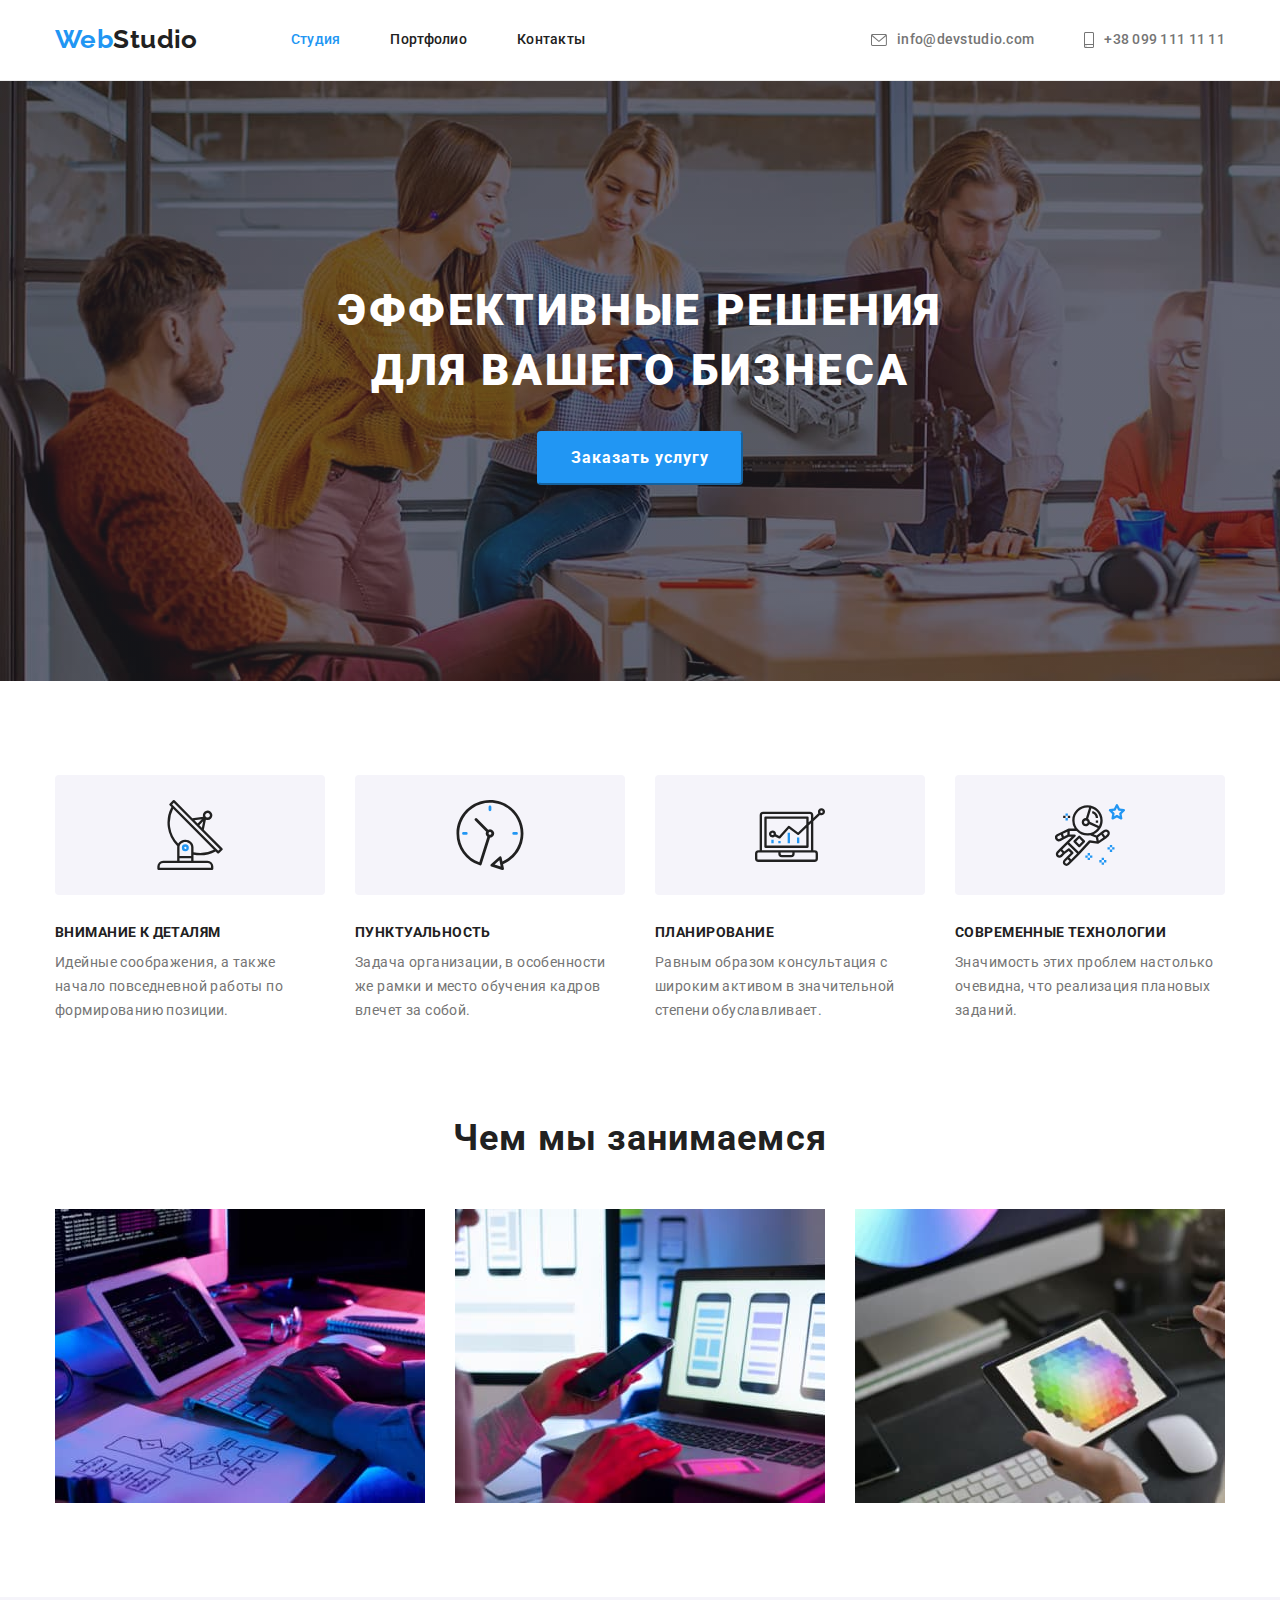
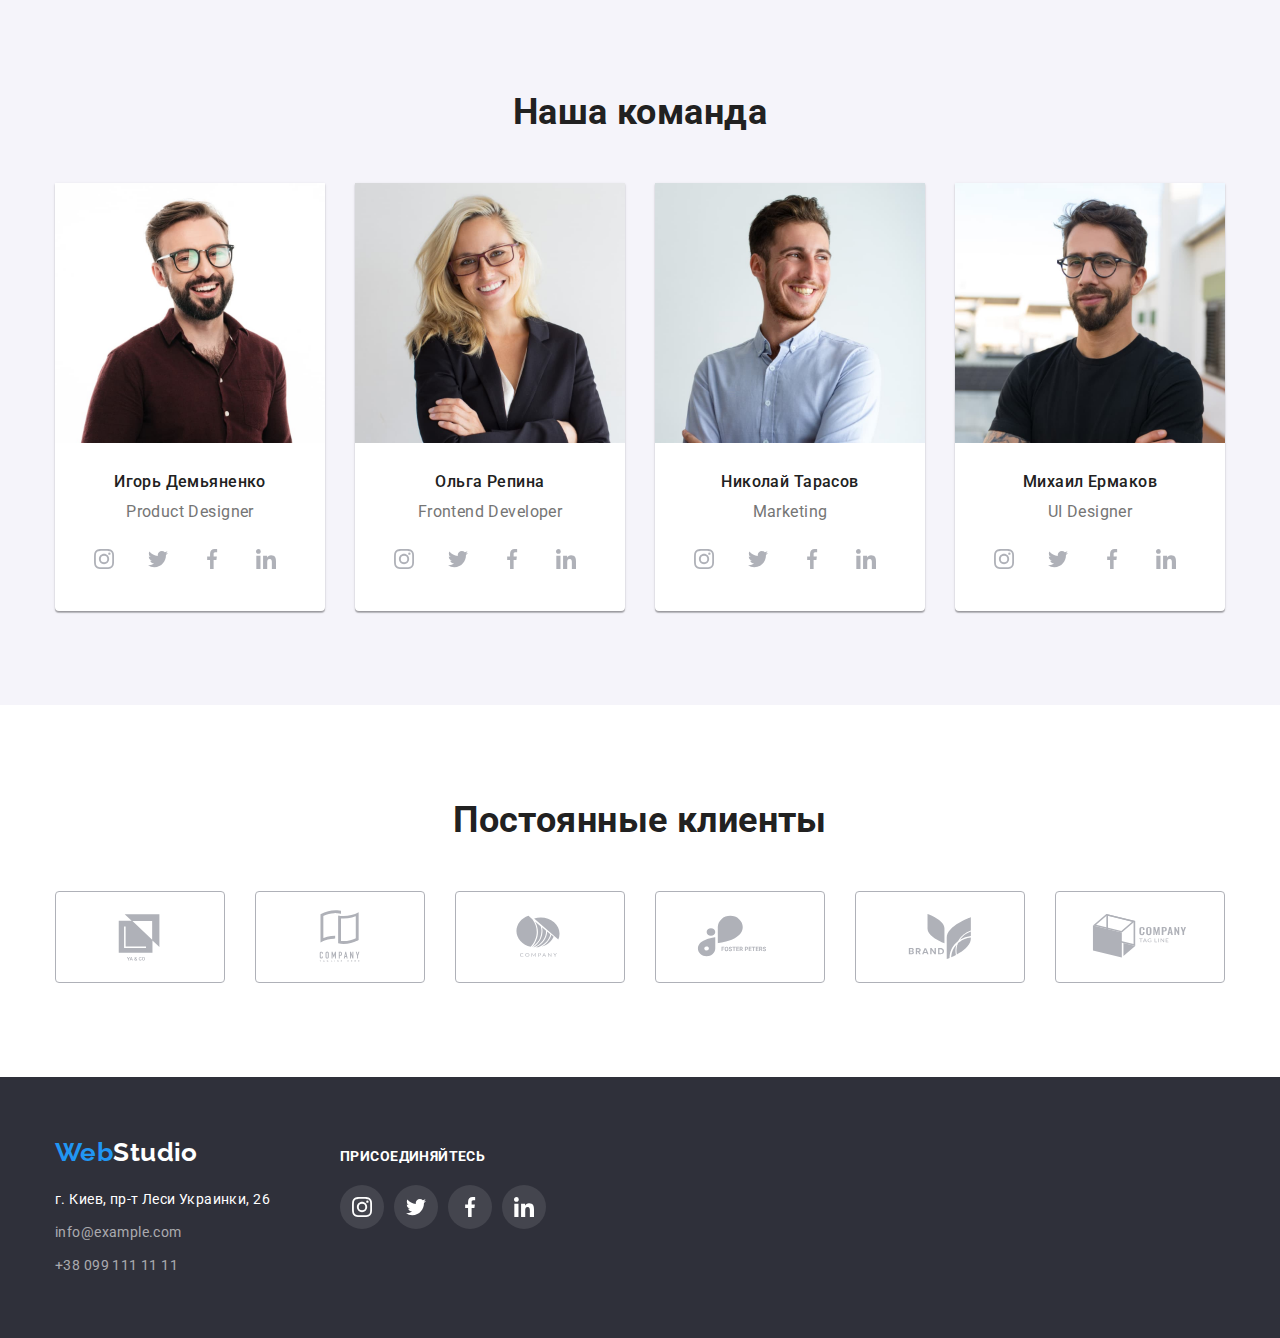
<file: index.html>
<!DOCTYPE html>
<html lang="ru">
<head>
    <meta charset="UTF-8">
    <meta http-equiv="X-UA-Compatible" content="IE=edge">
    <meta name="viewport" content="width=
     initial-scale=1.0">
     <title>Web-Studio-(Version-2.1)</title>
    <link rel="stylesheet" href="https://cdnjs.cloudflare.com/ajax/libs/modern-normalize/1.0.0/modern-normalize.min.css"/>
    <link rel="preconnect" href="https://fonts.googleapis.com">
    <link rel="preconnect" href="https://fonts.gstatic.com" crossorigin>
    <link href="https://fonts.googleapis.com/css2?family=Raleway:wght@700&family=Roboto:wght@400;500;700;900&display=swap"
        rel="stylesheet">
    <link rel="stylesheet" href="./css/styles.css">
</head>
<body>
    <!--Шапка сайта-->
  <header class="page-header">
        <div class="container">
            <div class="general-nav">
            <nav class="main-nav">            
                <a href="./" class="logo"><span class="logo-accent">Web</span>Studio</a>
        
                <ul class="site-nav">
                    <li class="item"><a href="./index.html" class="link current">Студия</a></li>
                    <li class="item"><a href="./portfolio.html" class="link">Портфолио</a></li>
                    <li class="item"><a href="" class="link">Контакты</a></li>
                </ul>
            </nav>
            <ul class="link-contacts">
                <li class="item">
                    <a href="mailto:info@devstudio.com" class="link">
                        <svg class="link-icon" width="16px" height="12px">
                            <use href="./images/icons.svg.svg#icon-envelope"></use>
                        </svg>
                        info@devstudio.com
                    </a>
                </li>
            
                <li class="item">
                    <a href="tel:+380991111111" class="link">
                        <svg class="link-icon" width="10" height="16">
                            <use href="./images/icons.svg.svg#icon-smartphone"></use>
                        </svg>
                        +38 099 111 11 11
                    </a>
                </li>
            </ul>
            </div>
            </div>
            </header>
            
            <main>
        <!--Герой-->
     <section class="hero overlay">
        <h1 class="hero-title container">Эффективные решения для вашего бизнеса</h1>
         <button class="hero-button" type="button">Заказать услугу</button>
            </section>

        <!--Особенности-->
    <section class="feature section">   
        <div class="container">
        <h2 class="feature-title visually-hidden">Особенности</h2>
        
        <ul class="feature-list">

            <li class="item">
                <div class="feature-icon">
                    <svg class="icon-antenna" width="70px" height="70px">
                        <use href="./images/icons.svg.svg#icon-antenna"></use>
                    </svg>
                </div>

                <h3 class="title">Внимание к деталям</h3> 
                <p class="item">Идейные соображения, а также начало повседневной работы по формированию позиции.</p>
            </li>

            <li class="item">
                <div class="feature-icon">
                    <svg class="icon-clock" width="70px" height="70px">
                        <use href="./images/icons.svg.svg#icon-clock"></use>
                    </svg>
                </div>

                <h3 class="title">Пунктуальность</h3>
                <p class="item">Задача организации, в особенности же рамки и место обучения кадров влечет за собой.</p>
            </li>
            <li class="item">
            <div class="feature-icon">
                <svg class="icon-diagram" width="70px" height="70px">
                    <use href="./images/icons.svg.svg#icon-diagram"></use>
                </svg>
            </div>

                <h3 class="title">Планирование</h3>
                <p class="item">Равным образом консультация с широким активом в значительной степени обуславливает.</p>
            </li>
            <li class="item">
                <div class="feature-icon">
                    <svg class="icon-astronaut" width="70px" height="70px">
                        <use href="./images/icons.svg.svg#icon-astronaut"></use>
                    </svg>
                </div>
                <h3 class="title">Современные технологии</h3>
                <p class="item">Значимость этих проблем настолько очевидна, что реализация плановых заданий.</p>
            </li>
        </ul>
        </div>
    </section>
    <!--Чем мы занимаемся-->
    <section class="example section">
        <div class="container">
            <h2 class="example-title">Чем мы занимаемся</h2>
        <ul class="example-list">
            <li class="item">
                <img src="./images/nout.jpg" alt="Ноутбук" width="370">          
            </li>
            <li class="item">
                <img src="./images/phone.jpg" alt="Смартфон" width="370">               
            </li>
            <li class="item">
                <img src="./images/tablet.jpg" alt="Планшет" width="370">               
            </li>
        </ul>
        </div>
    </section>
    <!--Наша команда-->
    <section class="team section">
        <div class="container">
        <h2 class="team-title">Наша команда</h2>
        <ul class="team-list">
            <li class="team-card">                             
               <img src="./images/igor.jpg" alt="Игорь Демьяненко" width="270">
               <div class="team-card-description">
                <h3 class="title">Игорь Демьяненко</h3>
                <p class="item">Product Designer</p>
               
                <ul class="team-soclinks">
                        <li>                                             
                            <a class="social-link" href="">
                                <svg class="icon-social" width="20px" height="20px">
                                    <use href="./images/icons.svg.svg#icon-instagram"></use>
                                </svg>
                            </a>
                            </li>
                        <li>                        
                            <a href="" class="social-link">
                                <svg class="icon-social" width="20px" height="20px">
                                    <use href="./images/icons.svg.svg#icon-twitter"></use>
                                </svg>
                            </a>                        
                        </li>
                        <li>                      
                            <a href="" class="social-link">
                                <svg class="icon-social" width="20px" height="20px">
                                    <use href="./images/icons.svg.svg#icon-facebook"></use>
                                </svg>
                            </a>                       
                        </li>
                        <li>                       
                            <a href="" class="social-link">
                                <svg class="icon-social" width="20px" height="20px">
                                    <use href="./images/icons.svg.svg#icon-linkedin"></use>
                                </svg>
                            </a>                       
                        </li>
                </ul>
            </li>       
                    
                 
            <li class="team-card">
               <img class="card" src="./images/olga.jpg" alt="Ольга Репина" width="270">
               <div class="team-card-description">
               <h3 class="title">Ольга Репина</h3>  
                <p class="item">Frontend Developer</p> 

               <ul class="team-soclinks">
                    <li>
                        <a href="" class="social-link">
                           <svg class="icon-social" width="20px" height="20px">
                             <use href="./images/icons.svg.svg#icon-instagram"></use>
                            </svg>
                        </a>                        
                    </li>
                    <li>                       
                        <a href="" class="social-link">
                            <svg class="icon-social" width="20px" height="20px">
                                <use href="./images/icons.svg.svg#icon-twitter"></use>
                            </svg>
                        </a>                       
                    </li>
                    <li>
                        <a href="" class="social-link">
                            <svg class="icon-social" width="20px" height="20px">
                                <use href="./images/icons.svg.svg#icon-facebook"></use>
                            </svg>
                        </a>                        
                    </li>
                    <li>                        
                        <a href="" class="social-link">
                            <svg class="icon-social" width="20px" height="20px">
                                <use href="./images/icons.svg.svg#icon-linkedin"></use>
                            </svg>
                        </a>                        
                    </li>
                </ul>
            </li>
            
            <li class="team-card">                
                <img src="./images/nickolay.jpg" alt="Николай Тарасов" width="270">
                <div class="team-card-description">
                <h3 class="title">Николай Тарасов</h3>
                <p class="item">Marketing</p>                
                <ul class="team-soclinks">
                    <li>                        
                            <a class="social-link" href="">
                                <svg class="icon-social" width="20px" height="20px">
                                    <use href="./images/icons.svg.svg#icon-instagram"></use>
                                </svg>
                            </a>
                    </li>
                    <li>                        
                            <a href="" class="social-link">
                                <svg class="icon-social" width="20px" height="20px">
                                    <use href="./images/icons.svg.svg#icon-twitter"></use>
                                </svg>
                            </a>                        
                    </li>
                    <li>                        
                            <a href="" class="social-link">
                                <svg class="icon-social" width="20px" height="20px">
                                    <use href="./images/icons.svg.svg#icon-facebook"></use>
                                </svg>
                            </a>                        
                    </li>
                    <li>                        
                            <a href="" class="social-link">
                                <svg class="icon-social" width="20px" height="20px">
                                    <use href="./images/icons.svg.svg#icon-linkedin"></use>
                                </svg>
                            </a>                        
                    </li>
                </ul>
            </li>
            
            <li class="team-card">                
                <img src="./images/misha.jpg" alt="Михаил Ермаков" width="270">
                <div class="team-card-description">
                <h3 class="title">Михаил Ермаков</h3>  
                <p class="item">UI Designer</p>             
            <ul class="team-soclinks">
                <li>                    
                        <a href="" class="social-link">
                            <svg class="icon-social" width="20px" height="20px">
                                <use href="./images/icons.svg.svg#icon-instagram"></use>
                            </svg>
                        </a>                    
                </li>
                <li>                    
                        <a href="" class="social-link">
                            <svg class="icon-social" width="20px" height="20px">
                                <use href="./images/icons.svg.svg#icon-twitter"></use>
                            </svg>
                        </a>                    
                </li>
                <li>                    
                        <a href="" class="social-link">
                            <svg class="icon-social" width="20px" height="20px">
                                <use href="./images/icons.svg.svg#icon-facebook"></use>
                            </svg>
                        </a>                    
                </li>
                <li>                   
                        <a href="" class="social-link">
                            <svg class="icon-social" width="20px" height="20px">
                                <use href="./images/icons.svg.svg#icon-linkedin"></use>
                            </svg>
                        </a>                  
                </li>
            </ul>
        </li>
        </ul>
        </div>
    </section>
   <!--Постоянные клиенты-->
   <section class="clients section"> 
    <div class="container">  

     <h2 class="clients-title">Постоянные клиенты</h2>
        <ul class="clients-list">

            <li class="clients-item">               
                <a href="" class="clients-link">
                    <svg class="clients-icon" width="106px" height="60px">
                        <use href="./images/icons.svg.svg#icon-yaco"></use>

                    </svg>
                </a>               
            </li>
            
            <li class="clients-item">                
                 <a href="" class="clients-link">
                     <svg class="clients-icon" width="106px" height="60px">
                         <use href="./images/icons.svg.svg#icon-taglinehere"></use>
                     </svg>
                 </a>                
            </li>

            <li class="clients-item">                
                <a href="" class="clients-link">
                    <svg class="clients-icon" width="106px" height="60px">
                        <use href="./images/icons.svg.svg#icon-company"></use>            
                    </svg>
                </a>               
            </li>
            
            <li class="clients-item">               
                <a href="" class="clients-link">
                    <svg class="clients-icon" width="106px" height="60px">
                        <use href="./images/icons.svg.svg#icon-foster"></use>            
                    </svg>
                </a>                
            </li>

            <li class="clients-item">               
                <a href="" class="clients-link">
                    <svg class="clients-icon" width="106px" height="60px">
                        <use href="./images/icons.svg.svg#icon-brand"></use>            
                    </svg>
                </a>                
            </li>
            
            <li class="clients-item">                
                <a href="" class="clients-link">
                    <svg class="clients-icon" width="106px" height="60px">
                        <use href="./images/icons.svg.svg#icon-cotagline"></use>            
                    </svg>
                </a>                
            </li>
        </ul>
   </div>
   </section>
 </main>
    <!--Футер-->
<footer class="footer">
    <div class="container">
        <div class="general-div-footer">

        <div class="footer-address">                      
        <a href="./" class="logo-footer"><span class="logo-accent">Web</span>Studio</a>            
        <address>  
         <ul class="footer-contacts">
         <li><a class="footer-adress" href="">г. Киев, пр-т Леси Украинки, 26</a></li>
         <li><a class="link" href="mailto:info@example.com">info@example.com</a></li>
         <li><a class="link" href="tel:+380991111111">+38 099 111 11 11</a></li>
         </ul>
        </address>
        </div>

        <!--Футер ссылки соцсетей-->
        <div class="footer-join">
          <p class="join">присоединяйтесь</p>

         <ul class="footer-soclinks">
           <li class="fs-item">
              <a href="" class="link-social">
                <svg class="icon-social" width="20px" height="20px">
                    <use href="./images/icons.svg.svg#icon-instagram"></use>
                </svg>
              </a>            
           </li>
           <li class="fs-item">
             <a href="" class="link-social">
                <svg class="icon-social" width="20px" height="20px">
                    <use href="./images/icons.svg.svg#icon-twitter"></use>
                </svg>
            </a>              
          </li>
          <li class="fs-item">
             <a href="" class="link-social">
                <svg class="icon-social" width="20px" height="20px">
                    <use href="./images/icons.svg.svg#icon-facebook"></use>
                </svg>
            </a>             
        </li>
        <li class="fs-item">
            <a href="" class="link-social">
                <svg class="icon-social" width="20px" height="20px">
                    <use href="./images/icons.svg.svg#icon-linkedin"></use>
                </svg>
            </a>            
        </li>
      </ul>
     </div>
    </div>
     </div>
    </footer>
</body>
</html>
</file>
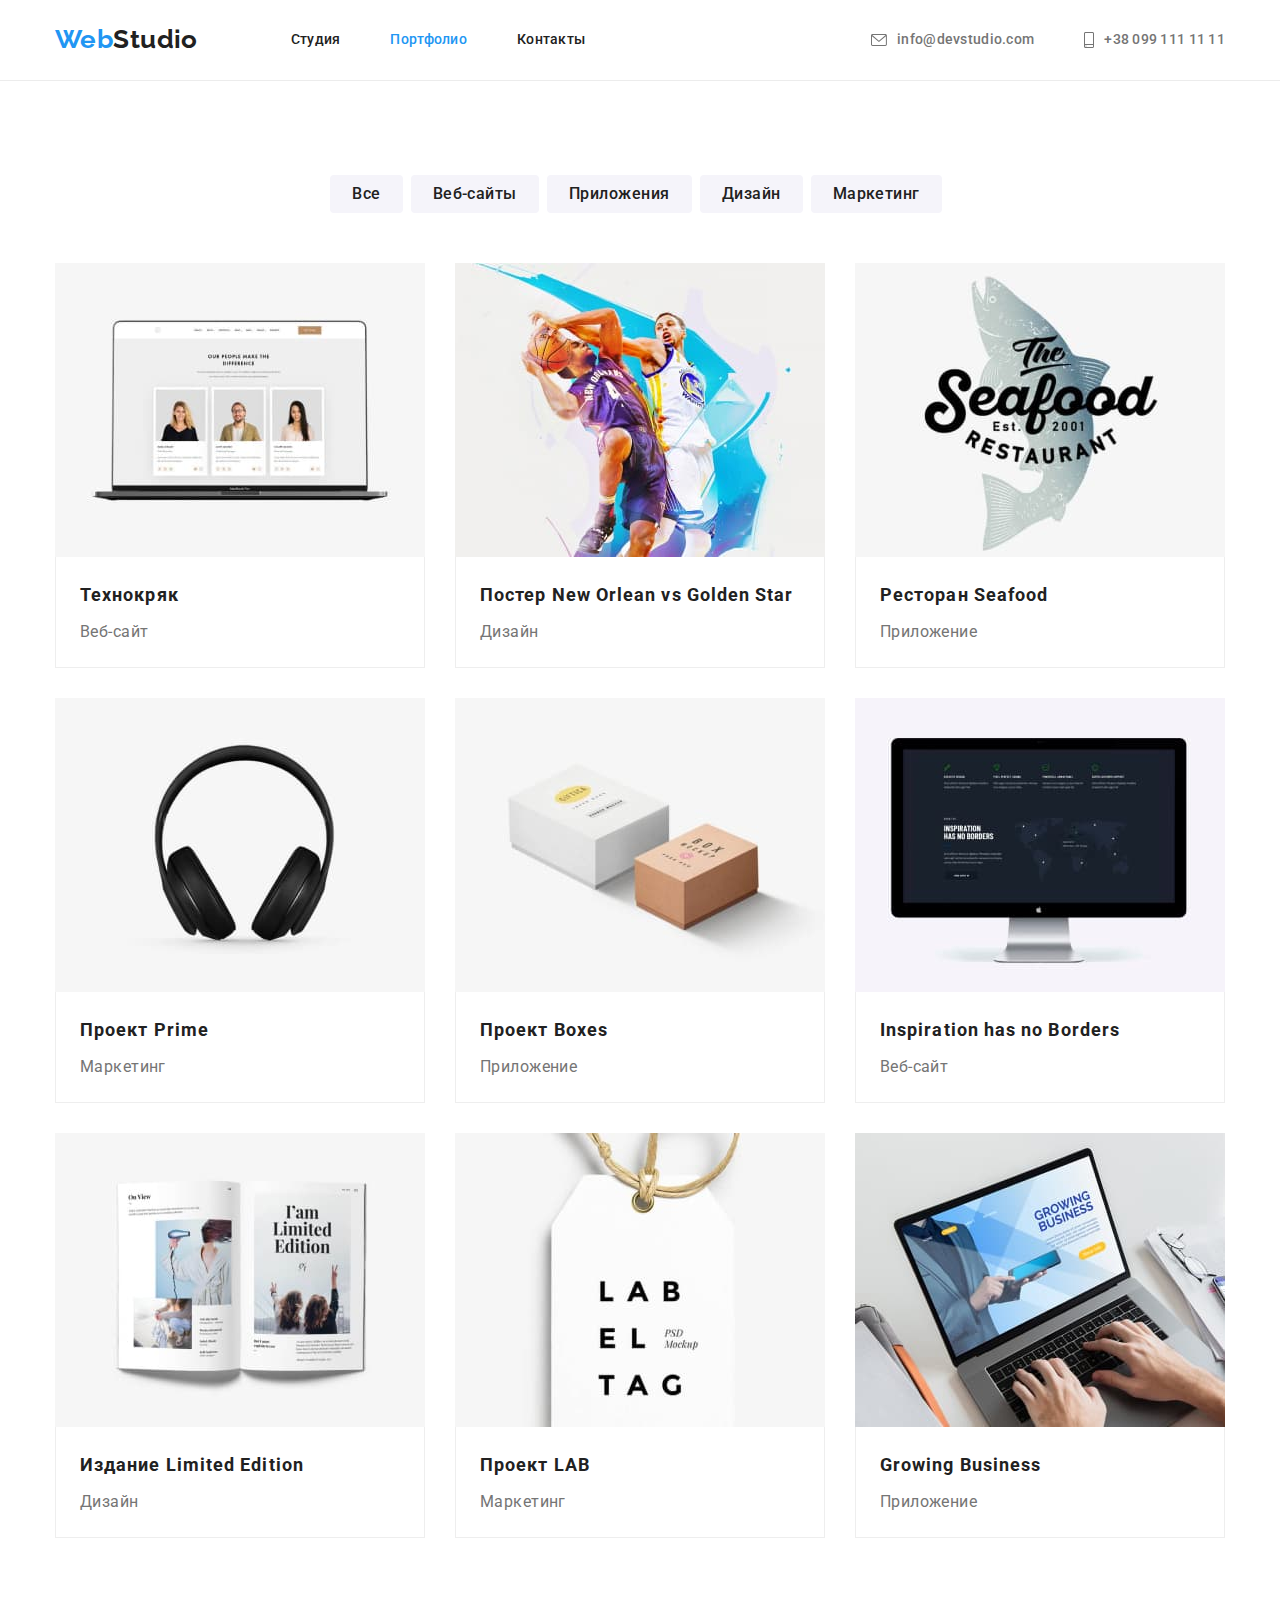
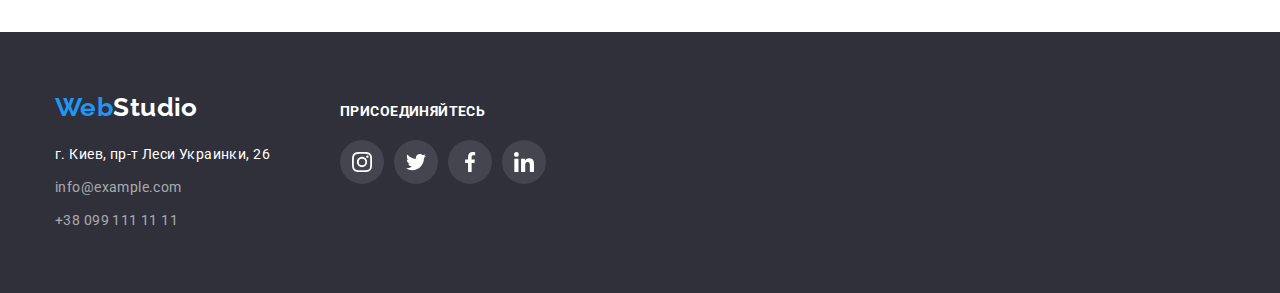
<file: portfolio.html>
<!DOCTYPE html>
<html lang="ru">

<head>
    <meta charset="UTF-8">
    <meta http-equiv="X-UA-Compatible" content="IE=edge">
    <meta name="viewport" content="width=
     initial-scale=1.0">
    <title>Web-Studio-(Version-2.1)</title>
    <link rel="stylesheet"
        href="https://cdnjs.cloudflare.com/ajax/libs/modern-normalize/1.0.0/modern-normalize.min.css" />
    <link rel="preconnect" href="https://fonts.googleapis.com">
    <link rel="preconnect" href="https://fonts.gstatic.com" crossorigin>
    <link
        href="https://fonts.googleapis.com/css2?family=Raleway:wght@700&family=Roboto:wght@400;500;700;900&display=swap"
        rel="stylesheet">
    <link rel="stylesheet" href="./css/styles.css">
</head>
<body>
    <!--Шапка сайта-->
    <header class="page-header">
        <div class="container">
            <div class="general-nav">
                <nav class="main-nav">
                    <a href="./" class="logo"><span class="logo-accent">Web</span>Studio</a>
    
                    <ul class="site-nav">
                        <li class="item"><a href="./index.html" class="link">Студия</a></li>
                        <li class="item"><a href="./portfolio.html" class="link current">Портфолио</a></li>
                        <li class="item"><a href="" class="link">Контакты</a></li>
                    </ul>
                </nav>
                <ul class="link-contacts">
                    <li class="item">
                        <a href="mailto:info@devstudio.com" class="link">
                            <svg class="link-icon" width="16px" height="12px">
                                <use href="./images/icons.svg.svg#icon-envelope"></use>
                            </svg>
                            info@devstudio.com
                        </a>
                    </li>
    
                    <li class="item">
                        <a href="tel:+380991111111" class="link">
                            <svg class="link-icon" width="10" height="16">
                                <use href="./images/icons.svg.svg#icon-smartphone"></use>
                            </svg>
                            +38 099 111 11 11
                        </a>
                    </li>
                </ul>
            </div>
        </div>
    </header>
    
    <main>
    <!--Фильтр-->
    <section class="portfolio section">
        <div class="container">
    <h1 class="portfolio-title visually-hidden">Портфолио</h1>

    <ul class="filter">
        <li><button class="button" type="button">Все</button></li>
        <li><button class="button" type="button">Веб-сайты</button></li>
        <li><button class="button" type="button">Приложения</button></li>
        <li><button class="button" type="button">Дизайн</button></li>
        <li><button class="button" type="button">Маркетинг</button></li>
    </ul>
    </div>
    <!--Портфолио-->
 <div class="container">
    <ul class="portfolio-list">
        <li class="portfolio-card">
           <a href="" class="card">
            <img class="portfolio-img" src="./images/tehnokryck.jpg" alt="Технокряк" width="370">
            <div class="portfolio-card-description">
            <h2 class="title">Технокряк</h2>
            <p class="item">Веб-сайт</p>
            </div>
          </a>
        </li>
        <li class="portfolio-card">
         <a href="" class="card">
            <img class="portfolio-img" src="./images/novsgs.jpg" alt="Постер New Orlean vs Golden Star" width="370">
            <div class="portfolio-card-description">
            <h2 class="title">Постер New Orlean vs Golden Star</h2>
            <p class="item">Дизайн</p>
            </div>
         </a>
        </li>
        <li class="portfolio-card">
            <a href="" class="card">
            <img class="portfolio-img" src="./images/seafood.jpg" alt="Ресторан Seafood" width="370">
            <div class="portfolio-card-description">
            <h2 class="title">Ресторан Seafood</h2>
            <p class="item">Приложение</p>
            </div>
            </a>
        </li>
        <li class="portfolio-card">
            <a href="" class="card">
            <img class="portfolio-img" src="./images/prime.jpg" alt="Проект Prime" width="370">
            <div class="portfolio-card-description">
            <h2 class="title">Проект Prime</h2>
            <p class="item">Маркетинг</p>
            </div>
            </a>
        </li>
        <li class="portfolio-card">
            <a href="" class="card">
            <img class="portfolio-img" src="./images/boxes.jpg" alt="Проект Boxes" width="370">
            <div class="portfolio-card-description">
            <h2 class="title">Проект Boxes</h2>
            <p class="item">Приложение</p>
            </div>
            </a>
        </li>
        <li class="portfolio-card">
            <a href="" class="card">
            <img class="portfolio-img" src="./images/inspiration.jpg" alt="Inspiration has no Borders" width="370">
            <div class="portfolio-card-description">
            <h2 class="title">Inspiration has no Borders</h2>
            <p class="item">Веб-сайт</p>
            </div>
            </a>
        </li>
        <li class="portfolio-card">
            <a href="" class="card">
            <img class="portfolio-img" src="./images/limed.jpg" alt="Издание Limited Edition" width="370">
            <div class="portfolio-card-description">
            <h2 class="title">Издание Limited Edition</h2>
            <p class="item">Дизайн</p>
            </div>
            </a>
        </li>
        <li class="portfolio-card">
            <a href="" class="card">
            <img class="portfolio-img" src="./images/lab.jpg" alt="Проект LAB" width="370">
            <div class="portfolio-card-description">
            <h2 class="title">Проект LAB</h2>
            <p class="item">Маркетинг</p>
            </div>
            </a>
        </li>
        <li class="portfolio-card">
            <a href="" class="card">
            <img class="portfolio-img" src="./images/growing.jpg" alt="Growing Business" width="370">
            <div class="portfolio-card-description">
            <h2 class="title">Growing Business</h2>
            <p class="item">Приложение</p>
            </div>
            </a>
        </li>
    </ul>
    </div>
</section>
</main>
<!--Футер-->
<footer class="footer">
    <div class="container">
        <div class="general-div-footer">

            <div class="footer-address">
                <a href="./" class="logo-footer"><span class="logo-accent">Web</span>Studio</a>
                <address>
                    <ul class="footer-contacts">
                        <li><a class="footer-adress" href="">г. Киев, пр-т Леси Украинки, 26</a></li>
                        <li><a class="link" href="mailto:info@example.com">info@example.com</a></li>
                        <li><a class="link" href="tel:+380991111111">+38 099 111 11 11</a></li>
                    </ul>
                </address>
            </div>

            <!--Футер ссылки соцсетей-->
            <div class="footer-join">
                <p class="join">присоединяйтесь</p>

                <ul class="footer-soclinks">
                    <li class="fs-item">
                        <a href="" class="link-social">
                            <svg class="icon-social" width="20px" height="20px">
                                <use href="./images/icons.svg.svg#icon-instagram"></use>
                            </svg>
                        </a>
                    </li>
                    <li class="fs-item">
                        <a href="" class="link-social">
                            <svg class="icon-social" width="20px" height="20px">
                                <use href="./images/icons.svg.svg#icon-twitter"></use>
                            </svg>
                        </a>
                    </li>
                    <li class="fs-item">
                        <a href="" class="link-social">
                            <svg class="icon-social" width="20px" height="20px">
                                <use href="./images/icons.svg.svg#icon-facebook"></use>
                            </svg>
                        </a>
                    </li>
                    <li class="fs-item">
                        <a href="" class="link-social">
                            <svg class="icon-social" width="20px" height="20px">
                                <use href="./images/icons.svg.svg#icon-linkedin"></use>
                            </svg>
                        </a>
                    </li>
                </ul>
            </div>
        </div>
    </div>
</footer>
</body>

</html>
</file>
<file: css/styles.css>
/*Стили для html*/
:root {
    --primary-text-color: #212121;
    --secondary-text-color: #757575;
    --accent-color: #2196F3;
    --accent-text-color: #ffffff;
    --primary-bg-color: #E5E5E5;
    --secondary-bg-color: #F5F4FA;
    --accent-bg-color: #2F303A;
    --border-header-color: #ECECEC;
    --border-card-color: #EEEEEE;
    --social-links-color: #AFB1B8;
}
 img {
   display: block;
   max-width: 100%;
   height: auto;
}

body {
    color: var(--primary-text-color);
    font-family: 'Roboto', sans-serif;
    background-color: var(--accent-text-color);
    font-size: 14px;
    letter-spacing: 0.03em;
}

ul {
    list-style: none;
    margin: 0;
    padding: 0;   
}

a {
    text-decoration: none;
    font-style: normal;   
    margin: 0;
    padding: 0;
}

h1,h2,h3,h4,h5,h6, p {
    margin-top: 0;
    margin-bottom: 0;
}

.container {
    width: 1200px;
    margin-left: auto;
    margin-right: auto;
    padding-left: 15px;
    padding-right: 15px;
}      
   
.section {
    padding-top: 94px;
    padding-bottom: 94px;
}


/*Шапка сайта*/
.page-header { 
    border-bottom: 1px solid var(--border-header-color);
}

  
.logo {
    padding-top: 24px;
    padding-bottom: 25px;
    margin-right: 93px;
    
    color: var(--primary-text-color);
    font-family: 'Raleway', sans-serif ;
    font-weight: 700;
    font-size: 26px;
    line-height: 1.19;  
}
        

.logo-accent {
    color: var(--accent-color);
}
         
/* Навигация сайта */
.main-nav, .general-nav {
    display: flex;   
}
   
.site-nav {
    display: flex; 
    padding-left: 0; 
}

.site-nav .item {
    margin-right: 50px;    
}
  
.site-nav .item:last-child {
    margin-right: 0;
}

.site-nav .link {
    display: block;
    padding-top: 32px;
    padding-bottom: 32px;

    color: var(--primary-text-color); 

    font-weight: 500;    
    line-height: 1.14;
    letter-spacing: 0.02em; 
}

.site-nav .link:hover,
.site-nav .link:focus {
    color: var(--accent-color);
}

.site-nav .link.current {
    color: var(--accent-color)
}
        
/*Ссылки-контакты*/
.link-contacts .link {
    display: flex;
    padding-top: 32px;
    padding-bottom: 32px;
    align-items: center;

    color: var(--secondary-text-color);

    font-weight: 500;
    line-height: 1.14;
    letter-spacing: 0.02em;
}

.link-contacts {
    display: flex;
    padding-right: 0;
    padding-left: 0;
    margin-left: auto;
    align-items: center;
}

.link-contacts .item+.item {
    margin-left: 50px;
}

.link:hover,
.link-focus {
    color: var(--accent-color);
    fill: var(--accent-color);
}

.link-icon {
    margin-right: 10px;
    fill: currentColor;
}


/*Герой*/
.hero {
  background-color: var(--accent-bg-color);
  text-align: center;
  padding-top: 200px;
  padding-bottom: 200px;    
}

.hero-title {
    margin-bottom: 30px;  
    max-width: 696px;
       
    color: var(--accent-text-color);
     
    font-weight: 900;
    font-size: 44px;
    line-height: 1.36;
    letter-spacing: 0.06em;
    text-transform: uppercase;
} 
/*Фон Герой*/
.overlay {
    max-width: 1600px;
    height: 600px;
    margin-left: auto;
    margin-right: auto;
    background-image: linear-gradient(to right, rgba(47, 48, 58, 0.4),
            rgba(47, 48, 58, 0.4)), url(../images/imgoverlay.jpg);
}
  
/*Кнопки по умолчанию и на странице Портфолио*/
.button {
    display: inline-block;
    color: var(--primary-text-color);
    background-color: var(--secondary-bg-color);
    border-color: var(--secondary-bg-color);
    font-family: 'Roboto', sans-serif;
    font-weight: 500;
    font-size: 16px;
    line-height: 1.63; 
    border: none;
    border-radius: 4px; 
        
    text-align: center;
    letter-spacing: 0.03em;
    padding: 6px 22px;
}

.button:hover, .button:focus {
    color: var(--accent-text-color);
    background-color: var(--accent-color);
    cursor: pointer;
}
.hero-button {
    display: inline-block;
    padding: 10px 32px;
    color: var(--accent-text-color);
    background-color: var(--accent-color);
    border-color: var(--accent-color);
    border-radius: 4px;

    font-family: inherit;
    font-weight: 700;
    font-size: 16px;
    line-height: 1.88;     
    letter-spacing: 0.06em;    
}    
.hero-button:hover,
.hero-button:focus {
    color: var(--accent-text-color);
    background-color: var(--accent-color);
    cursor: pointer;
}
/*Oсобенности*/
.feature-list {
    display: flex;
    gap: 30px;
    padding-left: 0;
}
.visually-hidden {
    position: absolute;
    width: 1px;
    height: 1px;
    margin: -1px;
    border: 0;
    padding: 0;
    white-space: nowrap;
    clip-path: inset(100%);
    clip: rect(0 0 0 0);
    overflow: hidden;}

.feature-list .title {
    margin-bottom: 10px;
    font-weight: 700;
    font-size: 14px;
    line-height: 1.14;
    letter-spacing: 0.03em; 
    text-transform: uppercase;
    color: var(--primary-text-color);
}
.feature-list .item {
    color: var(--secondary-text-color);
    line-height: 1.71; 
    flex-basis: calc((100% - 90px) / 4);    
}
.feature-icon {
    display: flex;
    height: 120px;
    border-radius: 4px;
    margin-bottom: 30px;
    background-color: var(--secondary-bg-color);
    justify-content: center;
    align-items: center;
}

/*Чем мы занимаемся*/

.example {
    padding-top: 0px;
}   
.example-title {
    margin-bottom: 50px;
    
    font-weight: 700;
    font-size: 36px;
    line-height: 1.17;
    letter-spacing: 0.03em;
    text-align: center;
}
.example-list {
    display: flex; 
    gap: 30px;   
}

/*Наша команда*/
.team {
    background-color: var(--secondary-bg-color);
}
.team-title{
    font-weight: 700;
    font-size: 36px;
    line-height: 1.17; 
    margin-bottom: 50px;  
    text-align: center;      
}
.team-card {
    background-color: var(--accent-text-color);
    box-shadow: 0px 1px 3px rgba(0, 0, 0, 0.12), 0px 1px 1px rgba(0, 0, 0, 0.14), 0px 2px 1px rgba(0, 0, 0, 0.2);
    border-radius: 0px 0px 4px 4px;     
}
.team-card .title {
    font-weight: 500;
    font-size: 16px;
    line-height:1.17;
    text-align: center;
}

.team-card .item {
   color: var(--secondary-text-color);
   font-size: 16px;
   line-height: 1.19;
   text-align: center;
   margin-top: 10px;  
   margin-bottom: 16px;   
}

.team-list {
  display: flex;
  gap: 30px; 
}
.team-list .team-card-description {
    padding-top: 30px;
    padding-bottom: 30px; 
    padding-left: 70;    
}
.social-link {
    display: flex;
    width: 44px;
    height: 44px;
    border: 0;
    border-radius: 50%;
    justify-content: center;
    align-items: center;
    margin-right: 10px;   
    color: var(--social-links-color);
}
.icon-social {
   fill: currentColor;
}
.social-link:hover,
.social-link:focus {
   background-color: var(--accent-color);
   color: var(--accent-text-color);     
}
.team-soclinks {
    display: flex;
    justify-content: center;
}
 
/*Постоянные клиенты*/
.clients-title {     
    margin-bottom: 50px;
    font-weight: 700;
    font-size: 36px;
    line-height: 1.17;
    text-align: center;
    color: var(--primary-text-color);
}

.clients-list {
    display: flex;
}
.clients-link {
    display: flex;
    width: 170px;
    height: 92px;
    border-radius: 4px;
    border: 1px solid var(--social-links-color);
    align-items: center;
    justify-content: center;
    color: var(--social-links-color);
    border-color: var(--social-links-color);
}

.clients-item:not(:last-child){
    margin-right: 30px;
}

.clients-icon {
    fill: currentColor;
}
.clients-link:hover,
.clients-link:focus {
    color: var(--accent-color);
    border-color: var(--accent-color);
}

/*Футер*/
.footer {
    background-color: var(--accent-bg-color);
    padding-top: 60px;
    padding-bottom: 60px;
}

.footer-adress {
    color: var(--accent-text-color);    
    line-height: 1.71;            
}

.footer-contacts .link {
    display: block;
    color: rgba(255, 255, 255, 0.6);    
    line-height: 1.71;
    margin-top: 9px;    
}

.footer-contacts .footer-adress:hover {
    color: var(--accent-color);
}

.footer-contacts .link:hover,
.footer-contacts .link:focus {
    color: var(--accent-color);
}

.footer-contacts {
    display: block;
    padding-left: 0;
}

.logo-footer {
    display: block;
    margin-bottom: 20px;
    color: var(--primary-text-color);
    color: var(--accent-text-color);
    font-family: 'Raleway', sans-serif;
    font-weight: 700;
    font-size: 26px;
    line-height: 1.19; 
}
/*Футер ссылки соцсетей*/
.join {
    font-weight: 700;        
    line-height: 1.14;        
    text-transform: uppercase;    
    color: var(--accent-text-color);
    margin-bottom: 20px;       
}
.general-div-footer {
    display: flex;
    align-items: baseline;
}
.footer-soclinks {
    display: flex;
}  

.link-social {
    display: flex;
    width: 44px;
    height: 44px;
    border: 0;
    border-radius: 50%;
    justify-content: center;
    align-items: center;
    /*margin-right: 10px;*/
    color: var(--accent-text-color);
    background-color: rgba(255, 255, 255, 0.1);
}
.icon-social {
    fill: currentColor;
}
.link-social:hover,
.link-social:focus {
    background-color: var(--accent-color);
}
.footer-join {
    align-items: center;
    margin-left: 70px;   
}
.footer-soclinks .fs-item + .fs-item {
    margin-left: 10px;
}
  
/*Стили для Портфолио*/

.portfolio-card .item {
    color: var(--secondary-text-color);
    font-size: 16px;
    line-height: 1.88;    
}

.portfolio-card .title {
   color: var(--primary-text-color);
    font-weight: 700;
    font-size: 18px;
    line-height: 2;    
    letter-spacing: 0.06em;
}

.portfolio-list {
    display: flex;
    flex-wrap: wrap;
    padding: 0;
    gap: 30px;
}     
  
.portfolio-card {
   width: calc((100% - 60px) / 3);
}
.portfolio-card-description {
    padding-left: 24px;
    padding-top: 20px;
    padding-bottom: 20px;
    border-bottom: 1px solid var(--border-card-color);
    border-left: 1px solid var(--border-card-color);
    border-right: 1px solid var(--border-card-color);
}
.portfolio-card-description .title {
    margin-bottom: 4px;
}
.filter {
    display: flex;
    margin-bottom: 50px;
    justify-content: center; 
}
.filter .button {
    margin-right: 8px;
}

.filter .button:hover,
.filter .button:focus {
    box-shadow: 0px 3px 1px rgba(0, 0, 0, 0.1), 0px 1px 2px rgba(0, 0, 0, 0.08), 0px 2px 2px rgba(0, 0, 0, 0.12);
}
.card {
    display: block;
}
.card:hover, .card:focus {
    box-shadow: 0px 1px 1px rgba(0, 0, 0, 0.12), 0px 4px 4px rgba(0, 0, 0, 0.06), 1px 4px 6px rgba(0, 0, 0, 0.16);
}
</file>
